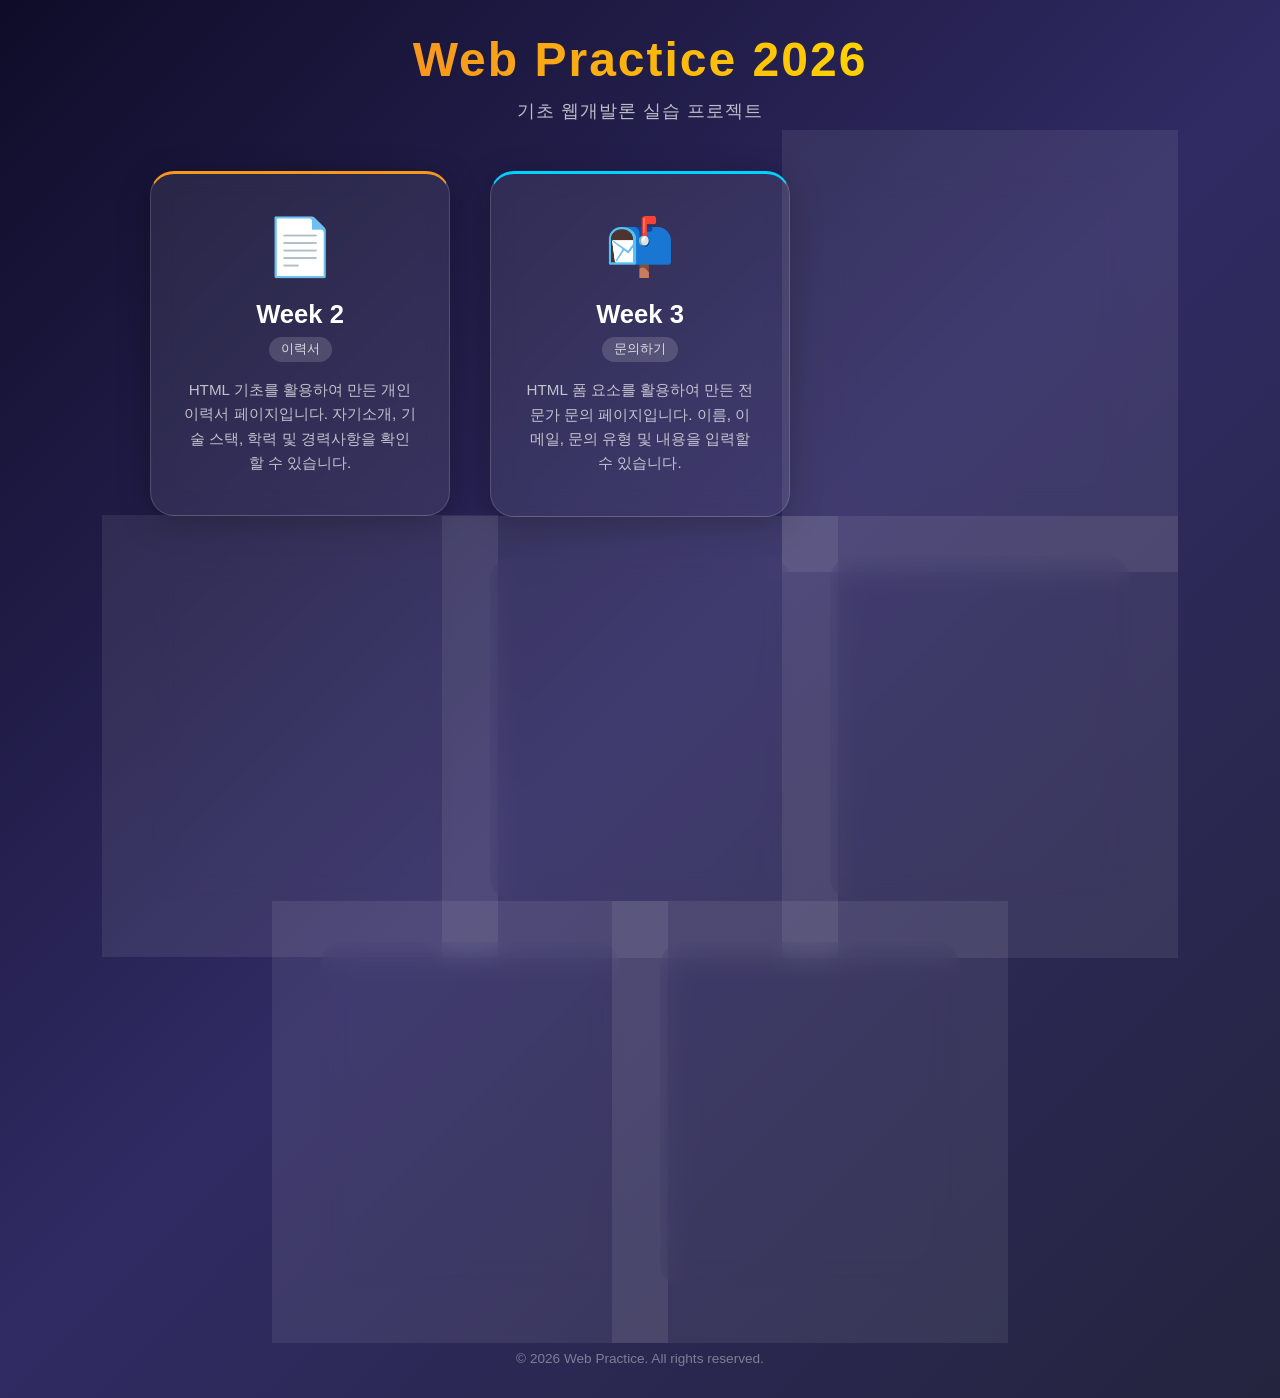
<file: index.html>
<!DOCTYPE html>
<html lang="ko">
<head>
    <meta charset="UTF-8">
    <meta name="viewport" content="width=device-width, initial-scale=1.0">
    <title>Web Practice 2026</title>
    <style>
        * {
            margin: 0;
            padding: 0;
            box-sizing: border-box;
        }

        body {
            font-family: 'Segoe UI', 'Noto Sans KR', Tahoma, Geneva, Verdana, sans-serif;
            background: linear-gradient(135deg, #0f0c29, #302b63, #24243e);
            min-height: 100vh;
            display: flex;
            flex-direction: column;
            align-items: center;
            justify-content: center;
            color: #fff;
            padding: 2rem;
        }

        header {
            text-align: center;
            margin-bottom: 3rem;
        }

        header h1 {
            font-size: 3rem;
            font-weight: 700;
            background: linear-gradient(90deg, #f7971e, #ffd200);
            -webkit-background-clip: text;
            -webkit-text-fill-color: transparent;
            background-clip: text;
            letter-spacing: 2px;
        }

        header p {
            margin-top: 0.75rem;
            font-size: 1.1rem;
            color: rgba(255, 255, 255, 0.7);
            letter-spacing: 1px;
        }

        .card-container {
            display: flex;
            gap: 2.5rem;
            flex-wrap: wrap;
            justify-content: center;
        }

        .card {
            background: rgba(255, 255, 255, 0.08);
            backdrop-filter: blur(12px);
            -webkit-backdrop-filter: blur(12px);
            border: 1px solid rgba(255, 255, 255, 0.15);
            border-radius: 24px;
            padding: 2.5rem 2rem;
            width: 300px;
            text-align: center;
            text-decoration: none;
            color: #fff;
            transition: transform 0.3s ease, box-shadow 0.3s ease, border-color 0.3s ease;
            box-shadow: 0 8px 32px rgba(0, 0, 0, 0.3);
        }

        .card:hover {
            transform: translateY(-12px);
            box-shadow: 0 16px 48px rgba(0, 0, 0, 0.5);
            border-color: rgba(255, 255, 255, 0.4);
        }

        .card .icon {
            font-size: 3.5rem;
            margin-bottom: 1.25rem;
        }

        .card h2 {
            font-size: 1.6rem;
            font-weight: 600;
            margin-bottom: 0.5rem;
        }

        .card .badge {
            display: inline-block;
            background: rgba(255, 255, 255, 0.15);
            padding: 0.25rem 0.75rem;
            border-radius: 999px;
            font-size: 0.8rem;
            color: rgba(255, 255, 255, 0.8);
            margin-bottom: 1rem;
        }

        .card p {
            font-size: 0.95rem;
            color: rgba(255, 255, 255, 0.7);
            line-height: 1.6;
        }

        .card:nth-child(1) {
            border-top: 3px solid #f7971e;
        }

        .card:nth-child(2) {
            border-top: 3px solid #00d2ff;
        }

        .card:nth-child(3) {
            border-top: 3px solid #a855f7;
        }

        .card:nth-child(4) {
            border-top: 3px solid #22c55e;
        }

        .card:nth-child(5) {
            border-top: 3px solid #f43f5e;
        }

        .card:nth-child(6) {
            border-top: 3px solid #3b82f6;
        }

        .card:nth-child(7) {
            border-top: 3px solid #8b5cf6;
        }

        .card:nth-child(8) {
            border-top: 3px solid #ea580c;
        }

        footer {
            margin-top: 4rem;
            font-size: 0.85rem;
            color: rgba(255, 255, 255, 0.4);
        }
    </style>
</head>
<body>
    <header>
        <h1>Web Practice 2026</h1>
        <p>기초 웹개발론 실습 프로젝트</p>
    </header>

    <div class="card-container">
        <a href="week2/" class="card">
            <div class="icon">📄</div>
            <h2>Week 2</h2>
            <span class="badge">이력서</span>
            <p>HTML 기초를 활용하여 만든 개인 이력서 페이지입니다. 자기소개, 기술 스택, 학력 및 경력사항을 확인할 수 있습니다.</p>
        </a>

        <a href="week3/" class="card">
            <div class="icon">📬</div>
            <h2>Week 3</h2>
            <span class="badge">문의하기</span>
            <p>HTML 폼 요소를 활용하여 만든 전문가 문의 페이지입니다. 이름, 이메일, 문의 유형 및 내용을 입력할 수 있습니다.</p>
        </a>

        <a href="week4/" class="card">
            <div class="icon">🪪</div>
            <h2>Week 4</h2>
            <span class="badge">프로필 카드</span>
            <p>Internal Style Sheet와 구글 웹 폰트를 활용하여 만든 프로필 카드 페이지입니다. CSS 선택자로 꾸민 자기소개 섹션을 확인할 수 있습니다.</p>
        </a>

        <a href="week5/" class="card">
            <div class="icon">🛍️</div>
            <h2>Week 5</h2>
            <span class="badge">미니샵</span>
            <p>External Style Sheet로 완성한 의류 브랜드 쇼핑 페이지입니다. sticky 헤더, 배너, 상품 그리드 레이아웃을 확인할 수 있습니다.</p>
        </a>

        <a href="week7/" class="card">
            <div class="icon">✨</div>
            <h2>Week 7</h2>
            <span class="badge">카드 컬렉션</span>
            <p>transform · transition · animation을 활용하여 만든 카드 컬렉션 페이지입니다. 호버 효과와 로딩 스피너를 확인할 수 있습니다.</p>
        </a>

        <a href="week8/" class="card">
            <div class="icon">🏝️</div>
            <h2>Week 8</h2>
            <span class="badge">제주 여행지</span>
            <p>flex · grid 레이아웃과 미디어 쿼리, 다크 모드까지 적용한 제주 여행지 소개 페이지입니다. 반응형 카드 그리드를 확인할 수 있습니다.</p>
        </a>

        <a href="week9/" class="card">
            <div class="icon">💬</div>
            <h2>Week 9</h2>
            <span class="badge">폼 · 모달</span>
            <p>폼 요소와 콤보박스, 모달을 활용한 실습 페이지입니다. 입력 폼과 선택 상자, 모달 창 동작을 확인할 수 있습니다.</p>
        </a>

        <a href="week10/" class="card">
            <div class="icon">🍔</div>
            <h2>Week 10</h2>
            <span class="badge">햄버거 · 다크모드</span>
            <p>햄버거 메뉴와 다크 모드 버튼을 구현한 실습 페이지입니다. 반응형 내비게이션과 테마 전환 기능을 확인할 수 있습니다.</p>
        </a>
    </div>

    <footer>
        &copy; 2026 Web Practice. All rights reserved.
    </footer>
</body>
</html>
</file>
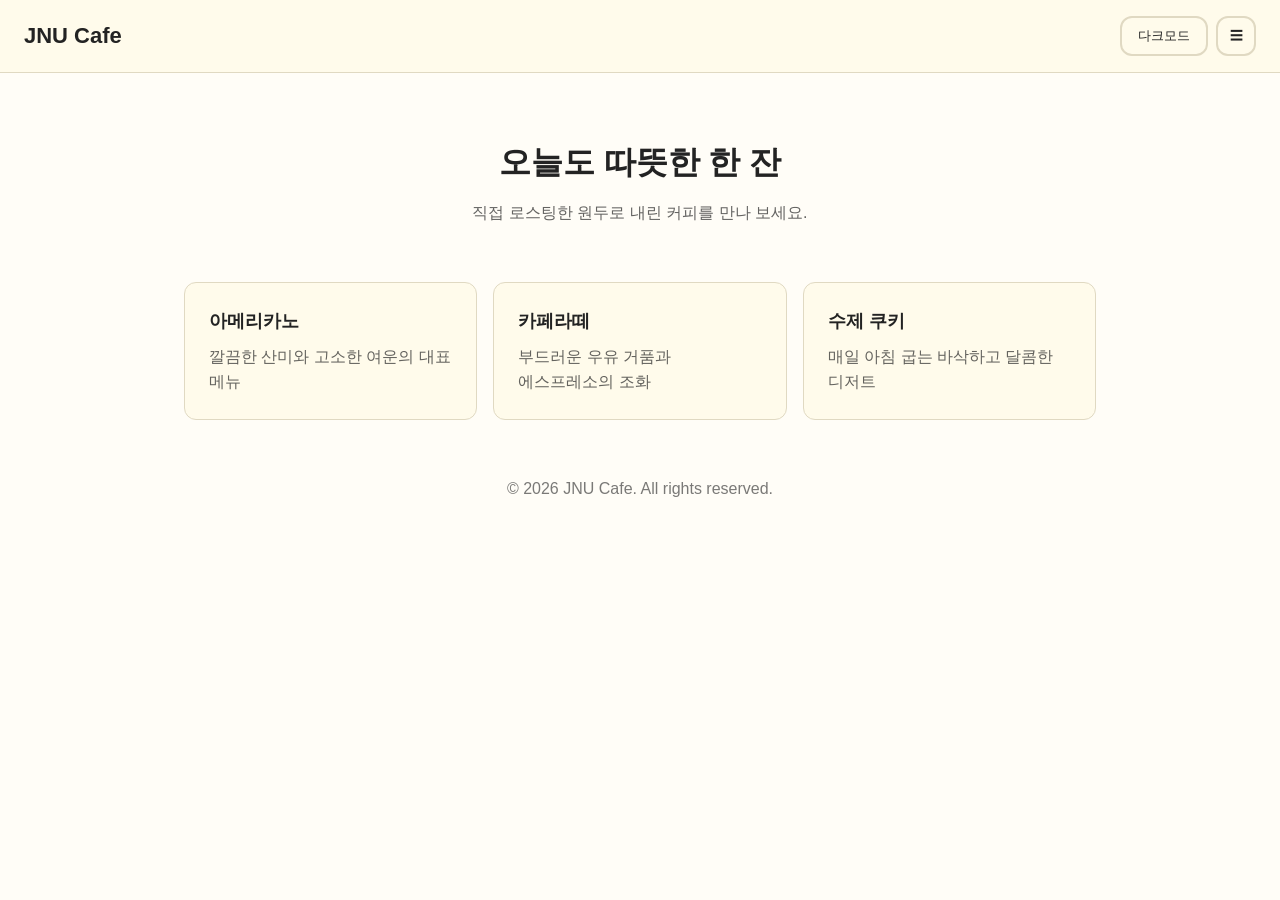
<file: week10/index.html>
<!DOCTYPE html>
<html lang="ko">

<head>
    <meta charset="UTF-8">
    <meta name="viewport" content="width=device-width, initial-scale=1.0">
    <title>10주차 실습 미션 - 햄버거 메뉴 · 다크모드 버튼</title>

    <style>
        /* ===== 기본 스타일 (수정 금지) ===== */
        * {
            margin: 0;
            padding: 0;
            box-sizing: border-box;
        }

        body {
            font-family: 'Noto Sans KR', sans-serif;
            line-height: 1.6;
            word-break: keep-all;
            background: var(--bg);
            color: var(--text);
        }

        ul {
            list-style: none;
        }

        a {
            color: inherit;
            text-decoration: none;
        }

        .header {
            display: flex;
            flex-wrap: wrap;
            align-items: center;
            justify-content: space-between;
            padding: 16px 24px;
            background: var(--card);
            border-bottom: 1px solid var(--border);
        }

        .logo {
            font-size: 22px;
            font-weight: 700;
        }

        .header-right {
            display: flex;
            align-items: center;
            gap: 8px;
        }

        .gnb {
            flex-basis: 100%;
        }

        .hero {
            padding: 64px 24px 32px;
            text-align: center;
        }

        .hero h1 {
            font-size: 32px;
            margin-bottom: 12px;
        }

        .hero p {
            opacity: 0.7;
        }

        .card-list {
            display: grid;
            grid-template-columns: repeat(auto-fit, minmax(240px, 1fr));
            gap: 16px;
            max-width: 960px;
            margin: 0 auto;
            padding: 24px;
        }

        .card {
            padding: 24px;
            background: var(--card);
            border: 1px solid var(--border);
            border-radius: 12px;
        }

        .card h2 {
            font-size: 18px;
            margin-bottom: 8px;
        }

        .card p {
            opacity: 0.7;
        }

        .footer {
            padding: 32px 24px;
            text-align: center;
            opacity: 0.6;
        }


        /* ===== 여기부터 실습 과제 작성 ===== */

        /* [미션 1-2] 햄버거 메뉴 CSS
       - .menu-btn : 메뉴 버튼 스타일
       - .gnb : 평소에는 숨김
       - .gnb.open : open 클래스가 붙으면 표시 */
        .menu-btn {
            width: 40px;
            height: 40px;
        }

        .gnb {        
            display: none;
            position: absolute;
            top: 64px;
            right: 24px;
            padding: 16px;
            text-align: end;
            background-color: var(--card);
            border: 1px solid var(--border);
            box-shadow: 0 4px 8px var(--shadow);
            border-radius: 16px;
        }

        .gnb > ul {
            display: flex;
            flex-direction: column;
            gap: 8px;
        }

        .gnb.open {
            display: block;
        }

        /* [미션 2-2] 다크모드 CSS
       - :root : 변수 정의 (--bg, --card, --text, --border) 라이트 색상
       - body.dark-mode : 같은 변수의 다크 색상으로 덮어쓰기
       - .theme-btn : 다크모드 버튼 스타일 */
        :root {
            --bg: #fffdf7;
            --card: #fffbeb;
            --text: #232323;
            --border: #e0d9c2;

            /* 꾸미기용 그림자 색상 변수 정의 */
            --shadow: rgba(0, 0, 0, 0.1);
        }

        body.dark-mode {
            --bg: #232323;
            --card: #2c2c2c;
            --text: #fffdf7;
            --border: #4d4d4d;

            /* 꾸미기용 그림자 색상 변수 정의 */
            --shadow: rgba(185, 185, 185, 0.1);
        }

        .theme-btn {
            height: 40px;
            padding-inline: 16px;
        }

        /* 버튼 공통 스타일 작성 */
        button {
            position: relative;
            cursor: pointer;
            border: 2px solid var(--border);
            border-radius: 12px;
            background: transparent;
            color: var(--text);
        }
    </style>
</head>

<body>

    <header class="header">
        <a class="logo" href="#">JNU Cafe</a>

        <div class="header-right">
            <!-- [미션 2-1] 다크모드 버튼 HTML (class="theme-btn", 문구: 다크모드) -->
            <button class="theme-btn accent">다크모드</button>

            <!-- [미션 1-1] 햄버거 메뉴 버튼 HTML (class="menu-btn", 문구: ☰ 문자를 복사해서 사용) -->
            <button class="menu-btn">☰</button>
        </div>

        <!-- [미션 1-1] 메뉴 nav HTML (class="gnb", 메뉴 4개: 홈 · 메뉴 · 매장 안내 · 문의) -->
        <nav class="gnb">
            <ul>
                <li>홈</li>
                <li>메뉴</li>
                <li>매장 안내</li>
                <li>문의</li>
            </ul>
        </nav>
    </header>

    <main>
        <section class="hero">
            <h1>오늘도 따뜻한 한 잔</h1>
            <p>직접 로스팅한 원두로 내린 커피를 만나 보세요.</p>
        </section>

        <section class="card-list">
            <article class="card">
                <h2>아메리카노</h2>
                <p>깔끔한 산미와 고소한 여운의 대표 메뉴</p>
            </article>
            <article class="card">
                <h2>카페라떼</h2>
                <p>부드러운 우유 거품과 에스프레소의 조화</p>
            </article>
            <article class="card">
                <h2>수제 쿠키</h2>
                <p>매일 아침 굽는 바삭하고 달콤한 디저트</p>
            </article>
        </section>
    </main>

    <footer class="footer">
        <p>&copy; 2026 JNU Cafe. All rights reserved.</p>
    </footer>


    <script>
        /* ===== 여기부터 실습 과제 작성 ===== */

        /* [미션 1-3] 햄버거 메뉴 JS
           - 메뉴 버튼과 .gnb 요소를 변수에 저장
           - 버튼을 클릭하면 .gnb 에 open 클래스 켜기/끄기 */
        const menuBtn = document.querySelector('.menu-btn');
        const gnb = document.querySelector('.gnb');

        menuBtn.addEventListener('click', () => {
            gnb.classList.toggle('open');
        });

        /* [미션 2-3] 다크모드 버튼 JS
           - 다크모드 버튼을 변수에 저장
           - 버튼을 클릭하면 body 에 dark-mode 클래스 켜기/끄기
           - 현재 모드에 맞게 버튼 문구 바꾸기 (다크모드 ↔ 라이트모드) */
        const themeBtn = document.querySelector('.theme-btn');
        themeBtn.addEventListener('click', () => {
            document.body.classList.toggle('dark-mode');
            if (document.body.classList.contains('dark-mode')) {
                themeBtn.textContent = '라이트모드';
            } else {
                themeBtn.textContent = '다크모드';
            }
        });
    </script>
</body>

</html>
</file>
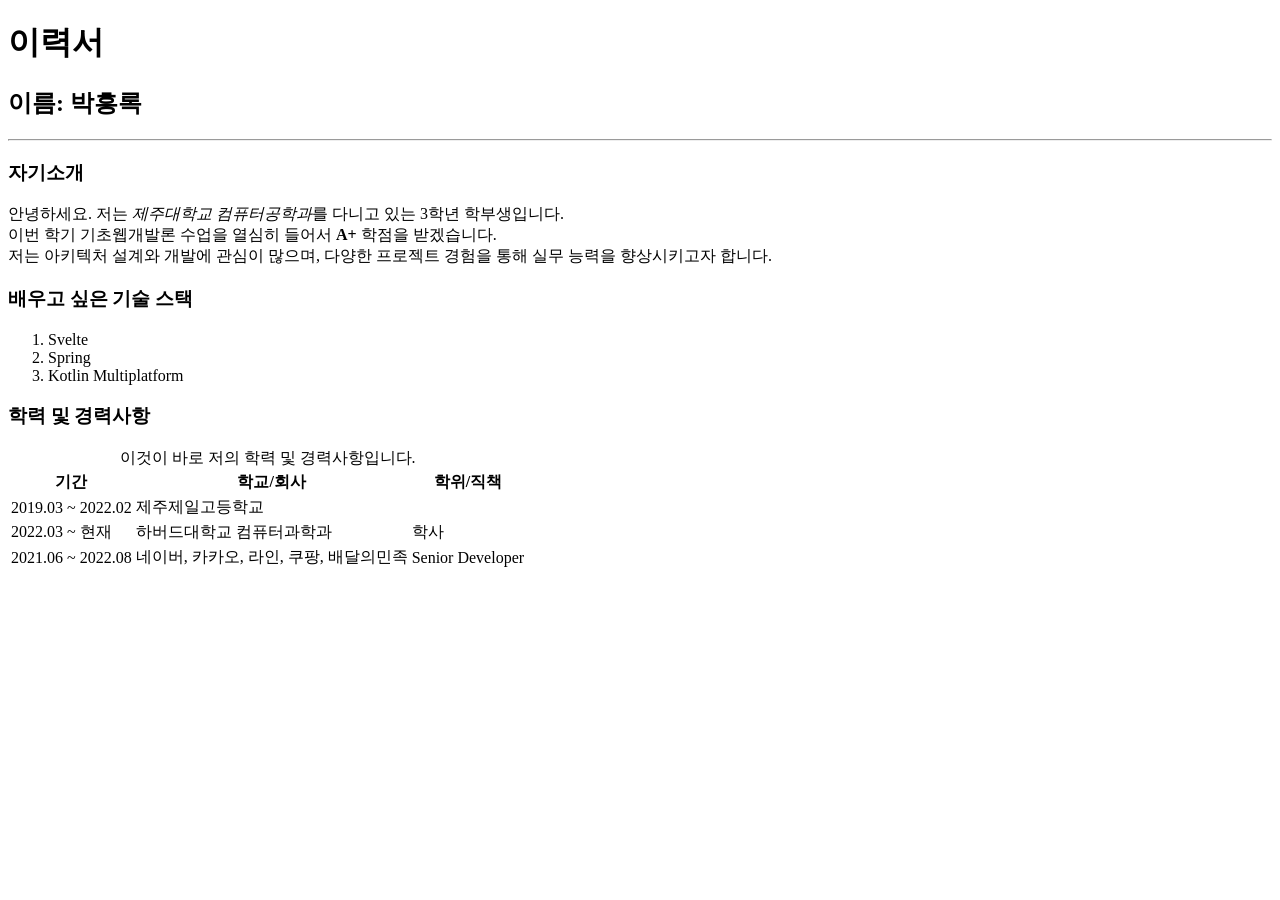
<file: week2/index.html>
<!DOCTYPE html>
<html lang="en">
<head>
    <meta charset="UTF-8">
    <meta name="viewport" content="width=device-width, initial-scale=1.0">
    <title>이력서</title>
</head>
<body>
    <h1>이력서</h1>
    <h2>이름: 박흥록</h2>
    <hr>

    <h3>자기소개</h3>
    <p>
        안녕하세요. 저는 <em>제주대학교 컴퓨터공학과</em>를 다니고 있는 3학년 학부생입니다.<br>
        이번 학기 기초웹개발론 수업을 열심히 들어서 <strong>A+</strong> 학점을 받겠습니다.<br>
        저는 아키텍처 설계와 개발에 관심이 많으며, 다양한 프로젝트 경험을 통해 실무 능력을 향상시키고자 합니다.
    </p>

    <h3>배우고 싶은 기술 스택</h3>
    <ol>
        <li>Svelte</li>
        <li>Spring</li>
        <li>Kotlin Multiplatform</li>
    </ol>

    <h3>학력 및 경력사항</h3>
    <table>
        <caption>이것이 바로 저의 학력 및 경력사항입니다.</caption>
        <thead>
            <tr>
                <th>기간</th>
                <th>학교/회사</th>
                <th>학위/직책</th>
            </tr>
        </thead>
        <tbody>
            <tr>
                <td>2019.03 ~ 2022.02</td>
                <td>제주제일고등학교</td>
                <td></td>
            </tr>
            <tr>
                <td>2022.03 ~ 현재</td>
                <td>하버드대학교 컴퓨터과학과</td>
                <td>학사</td>
            </tr>
            <tr>
                <td>2021.06 ~ 2022.08</td>
                <td>네이버, 카카오, 라인, 쿠팡, 배달의민족</td>
                <td>Senior Developer</td>
            </tr>
        </tbody>
    </table>
</body>
</html>
</file>
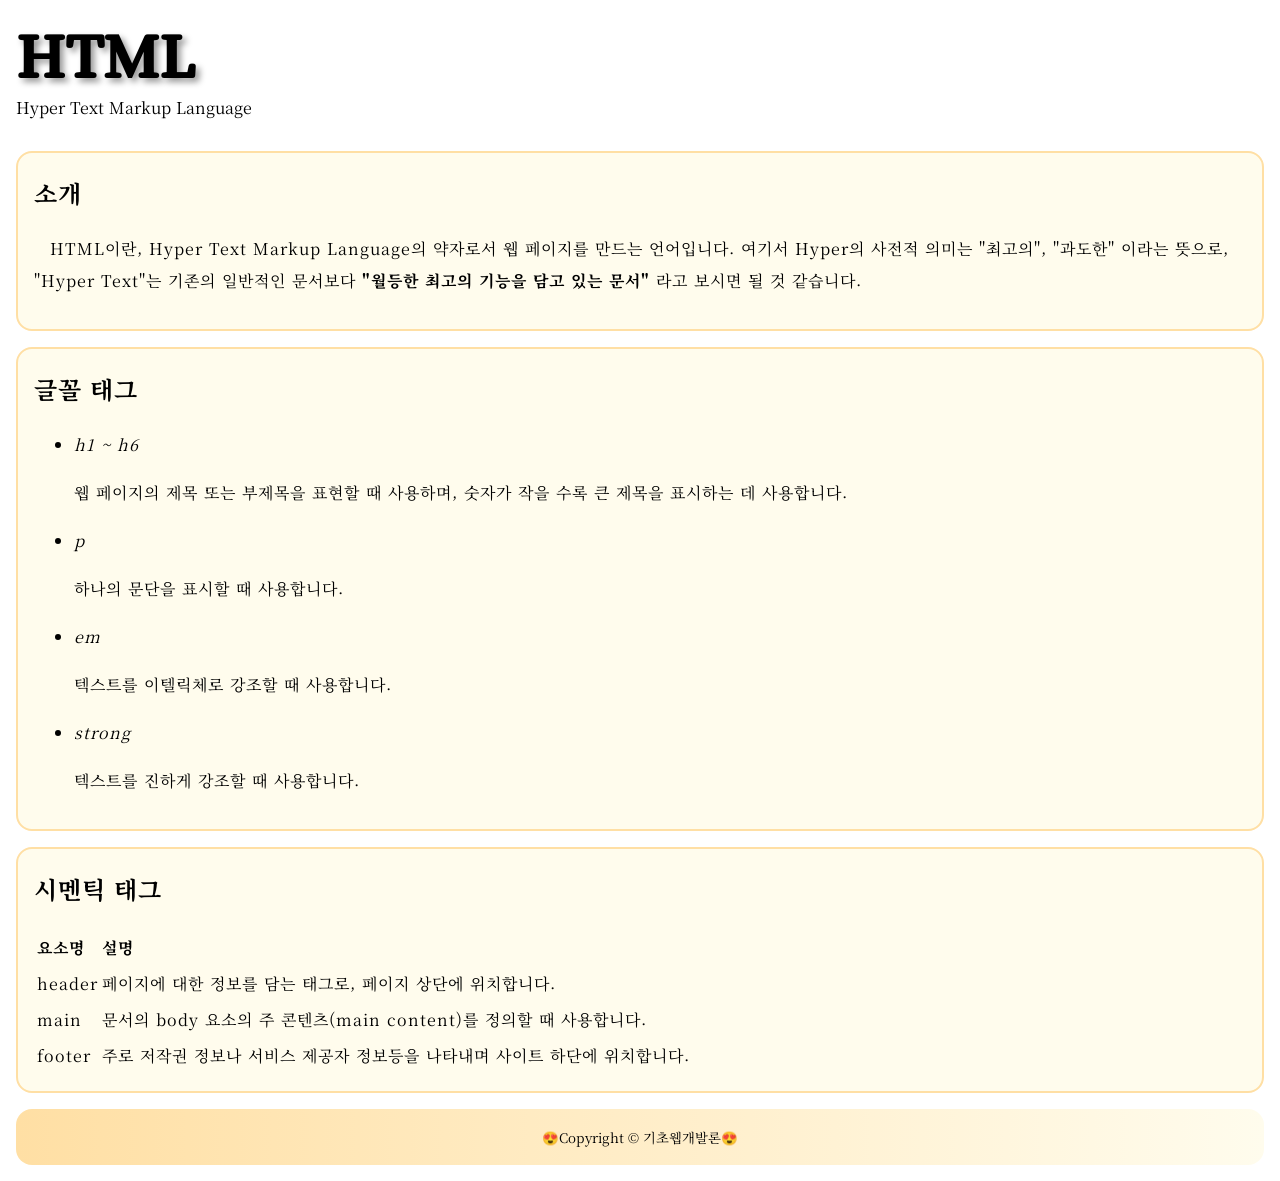
<file: week4/index.html>
<!doctype html>
<html lang="ko">

<head>
    <meta charset="UTF-8">
    <meta name="viewport" content="width=device-width, initial-scale=1.0">
    <title>나만의 프로필 카드 - Week 4</title>

    <!-- 🔽 여기에 구글 웹 폰트 <link> 태그를 추가하세요 -->
    <style>
        @import url('https://fonts.googleapis.com/css2?family=Noto+Serif+KR:wght@500&family=Song+Myung&display=swap');
    </style>

    <!-- 🔽 여기에 Internal Style Sheet(<style> 태그)를 작성하세요 -->
    <style>
        body {
            margin: 16px;
            font-family: 'Noto Serif KR', serif;
        }

        header {
            margin-bottom: 32px;
        }

        .header__title {
            margin-block: 0;
            text-shadow: 4px 4px 6px rgba(0, 0, 0, 0.4);
            font-family: 'Song Myung', serif;
            font-size: 64px;
        }

        section {
            padding: 16px;
            border: 2px solid rgb(255, 223, 164);
            margin-bottom: 16px;
            letter-spacing: 1px;
            line-height: 2;
            border-radius: 16px;
            background-color: rgb(255, 252, 237);
        }

        section > p {
            text-indent: 1em;
        }
        
        .section__title {
            margin-top: 0;
            margin-bottom: 16px;

        }

        table {
            text-align: left;
        }

        footer {
            display: flex;
            height: 56px;
            background: linear-gradient(to right, rgb(255, 223, 164), rgb(255, 252, 237));
            border-radius: 16px;
            justify-content: center;
            align-items: center;
        }

        footer > small::before, footer > small::after {
            content: "😍";
        }

        footer > small {
            width: 300px;
            text-align: center;
        }
    </style>
</head>

<body>
    <header>
        <h1 class="header__title">HTML</h1>
        <span class="header__subtitle">Hyper Text Markup Language</span>
    </header>

    <main>
        <section>
            <h2 class="section__title">소개</h2>
            <p>
                HTML이란, Hyper Text Markup Language의 약자로서 웹 페이지를 만드는
                언어입니다. 여기서 Hyper의 사전적 의미는 "최고의", "과도한" 이라는
                뜻으로, "Hyper Text"는 기존의 일반적인 문서보다
                <strong>"월등한 최고의 기능을 담고 있는 문서"</strong> 라고 보시면 될
                것 같습니다.
            </p>
        </section>

        <section>
            <h2 class="section__title">글꼴 태그</h2>
            <ul>
                <li>
                    <em>h1 ~ h6</em>
                    <p>
                        웹 페이지의 제목 또는 부제목을 표현할 때 사용하며, 숫자가 작을
                        수록 큰 제목을 표시하는 데 사용합니다.
                    </p>
                </li>
                <li>
                    <em>p</em>
                    <p>하나의 문단을 표시할 때 사용합니다.</p>
                </li>
                <li>
                    <em>em</em>
                    <p>텍스트를 이텔릭체로 강조할 때 사용합니다.</p>
                </li>
                <li>
                    <em>strong</em>
                    <p>텍스트를 진하게 강조할 때 사용합니다.</p>
                </li>
            </ul>
        </section>

        <section>
            <h2 class="section__title">시멘틱 태그</h2>
            <table>
                <thead>
                    <tr>
                        <th>요소명</th>
                        <th>설명</th>
                    </tr>
                </thead>
                <tbody>
                    <tr>
                        <td>header</td>
                        <td>
                            페이지에 대한 정보를 담는 태그로, 페이지 상단에 위치합니다.
                        </td>
                    </tr>
                    <tr>
                        <td>main</td>
                        <td>
                            문서의 body 요소의 주 콘텐츠(main content)를 정의할 때
                            사용합니다.
                        </td>
                    </tr>
                    <tr>
                        <td>footer</td>
                        <td>
                            주로 저작권 정보나 서비스 제공자 정보등을 나타내며 사이트 하단에
                            위치합니다.
                        </td>
                    </tr>
                </tbody>
            </table>
        </section>
    </main>

    <footer>
        <small>Copyright &copy; 기초웹개발론</small>
    </footer>
</body>

</html>
</file>
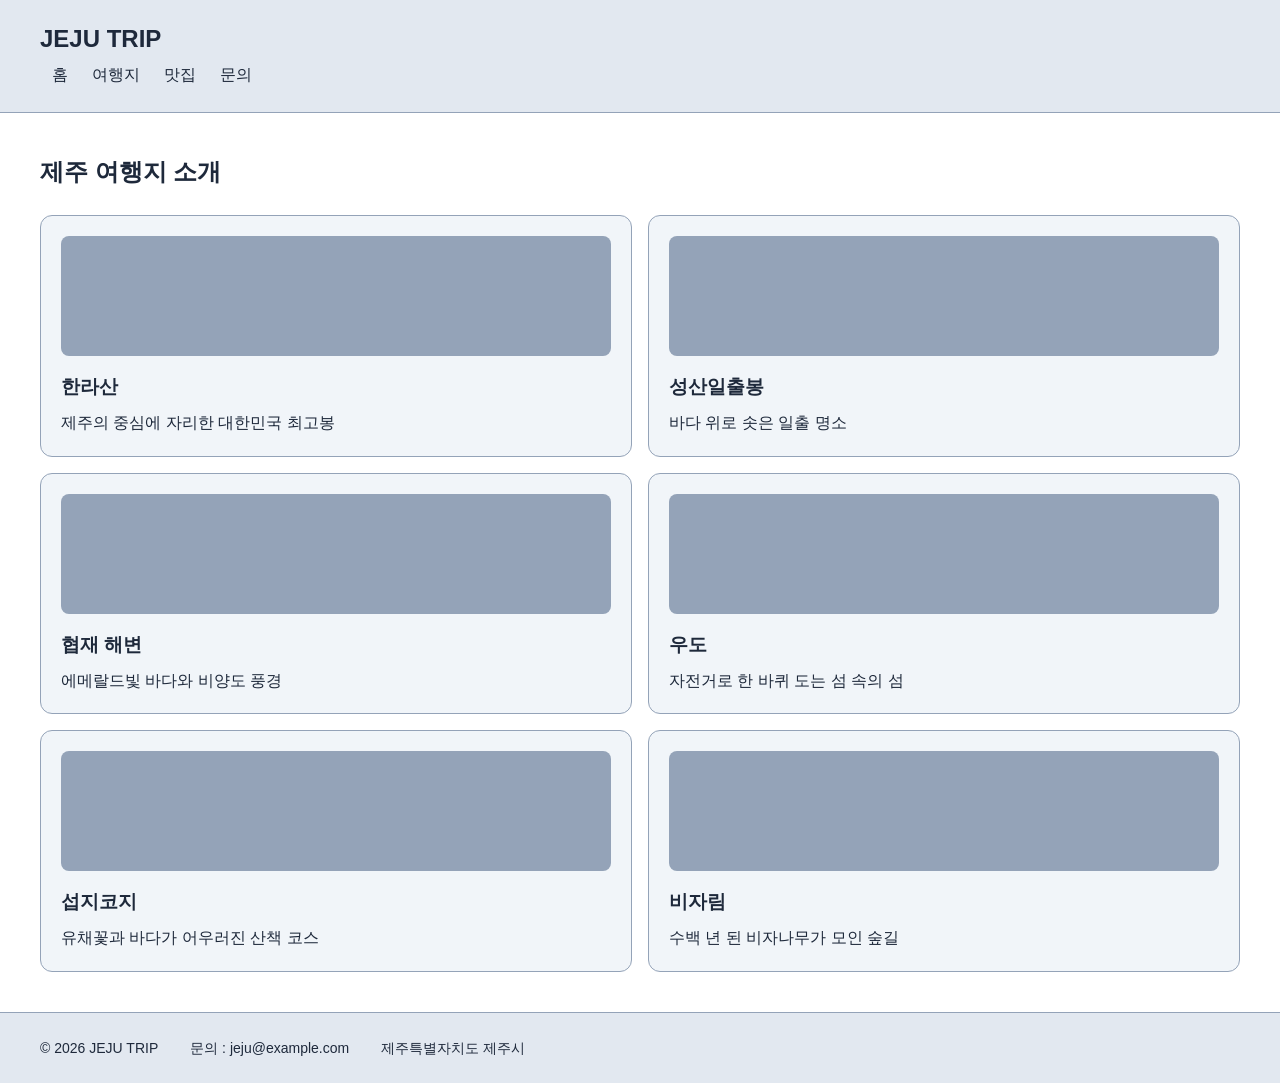
<file: week8/index.html>
<!DOCTYPE html>
<html lang="ko">
<head>
  <meta charset="UTF-8">
  <!-- [viewport] 여기에 viewport 메타 태그를 선언하세요 -->
  <meta name="viewport" content="width=device-width, initial-scale=1.0">

  <title>제주 여행지 소개</title>

  <style>
    /* ============================================================
        기본 스타일 - 이 영역은 수정하지 않습니다
       ============================================================ */
    * { margin: 0; padding: 0; box-sizing: border-box; }

    body {
      font-family: "Noto Sans KR", "Malgun Gothic", sans-serif;
      font-size: 16px;
      line-height: 1.6;
    }

    header {
      padding: 20px 40px;
      border-bottom: 1px solid #94a3b8;
    }
    .logo { font-size: 24px; }
    .menu { list-style: none; }
    .menu li { padding: 4px 12px; }
    .menu a { color: inherit; text-decoration: none; }

    main { padding: 40px; }
    main h2 { margin-bottom: 24px; }

    .card-list { list-style: none; }
    .card {
      padding: 20px;
      border: 1px solid #94a3b8;
      border-radius: 12px;
    }
    .thumb {
      height: 120px;
      margin-bottom: 16px;
      border-radius: 8px;
      background: #94a3b8;
    }
    .card h3 { margin-bottom: 8px; }

    footer {
      padding: 24px 40px;
      border-top: 1px solid #94a3b8;
      font-size: 14px;
    }


    /* ============================================================
        여기부터 실습 과제 작성 ( 적용 값은 JNUclass 과제 안내 확인 )
      ============================================================ */

    /* [flex 레이아웃] body, main */
    body {
      height: 100vh;
      display: flex;
      flex-direction: column;
    }

    main {
      flex: 1;
    }

    /* [PC 기준] GNB ( .menu ), 카드 그리드 ( .card-list ), 푸터 ( footer ) */
    .menu {
      display: flex;
      flex-direction: row;
      font-size: 18px;
    }

    .card-list {
      display: grid;
      grid-template-columns: repeat(3, 1fr);
      gap: 16px;
    }

    footer {
      display: flex;
      flex-direction: row;
      gap: 32px;
    }

    /* [태블릿] 미디어 쿼리 (중단점) 및 디자인 적용 */
    @media (max-width: 1439px) {
      .menu {
        font-size: 16px;
      }

      .card-list {
        grid-template-columns: repeat(2, 1fr);
      }
    }

    /* [모바일] 미디어 쿼리 (중단점) 및 디자인 적용 */
    @media (max-width: 767px) {
      .menu {
        flex-direction: column;
        font-size: 14px;
      }

      .card-list {
        grid-template-columns: 1fr;
      }

      footer {
        flex-direction: column;
        gap: initial;
      }
    }

    /* [다크모드] 미디어 쿼리 및 CSS 변수 방식 적용 */
    body {
      background: white;
      color: #1e293b;
    }

    header, footer {
      background: #e2e8f0;
    }

    .card {
      background: #f1f5f9;
    }

    @media (prefers-color-scheme: dark) {
      body {
        background: #0f172a;
        color: #e2e8f0;
      }

      header, footer {
        background: #334155;
      }

      .card {
        background: #1e293b;
      }
    }
  </style>
</head>
<body>

  <header>
    <h1 class="logo">JEJU TRIP</h1>
    <nav>
      <ul class="menu">
        <li><a href="#">홈</a></li>
        <li><a href="#">여행지</a></li>
        <li><a href="#">맛집</a></li>
        <li><a href="#">문의</a></li>
      </ul>
    </nav>
  </header>

  <main>
    <h2>제주 여행지 소개</h2>
    <ul class="card-list">
      <li class="card">
        <div class="thumb"></div>
        <h3>한라산</h3>
        <p>제주의 중심에 자리한 대한민국 최고봉</p>
      </li>
      <li class="card">
        <div class="thumb"></div>
        <h3>성산일출봉</h3>
        <p>바다 위로 솟은 일출 명소</p>
      </li>
      <li class="card">
        <div class="thumb"></div>
        <h3>협재 해변</h3>
        <p>에메랄드빛 바다와 비양도 풍경</p>
      </li>
      <li class="card">
        <div class="thumb"></div>
        <h3>우도</h3>
        <p>자전거로 한 바퀴 도는 섬 속의 섬</p>
      </li>
      <li class="card">
        <div class="thumb"></div>
        <h3>섭지코지</h3>
        <p>유채꽃과 바다가 어우러진 산책 코스</p>
      </li>
      <li class="card">
        <div class="thumb"></div>
        <h3>비자림</h3>
        <p>수백 년 된 비자나무가 모인 숲길</p>
      </li>
    </ul>
  </main>

  <footer>
    <p>© 2026 JEJU TRIP</p>
    <p>문의 : jeju@example.com</p>
    <p>제주특별자치도 제주시</p>
  </footer>

</body>
</html>
</file>
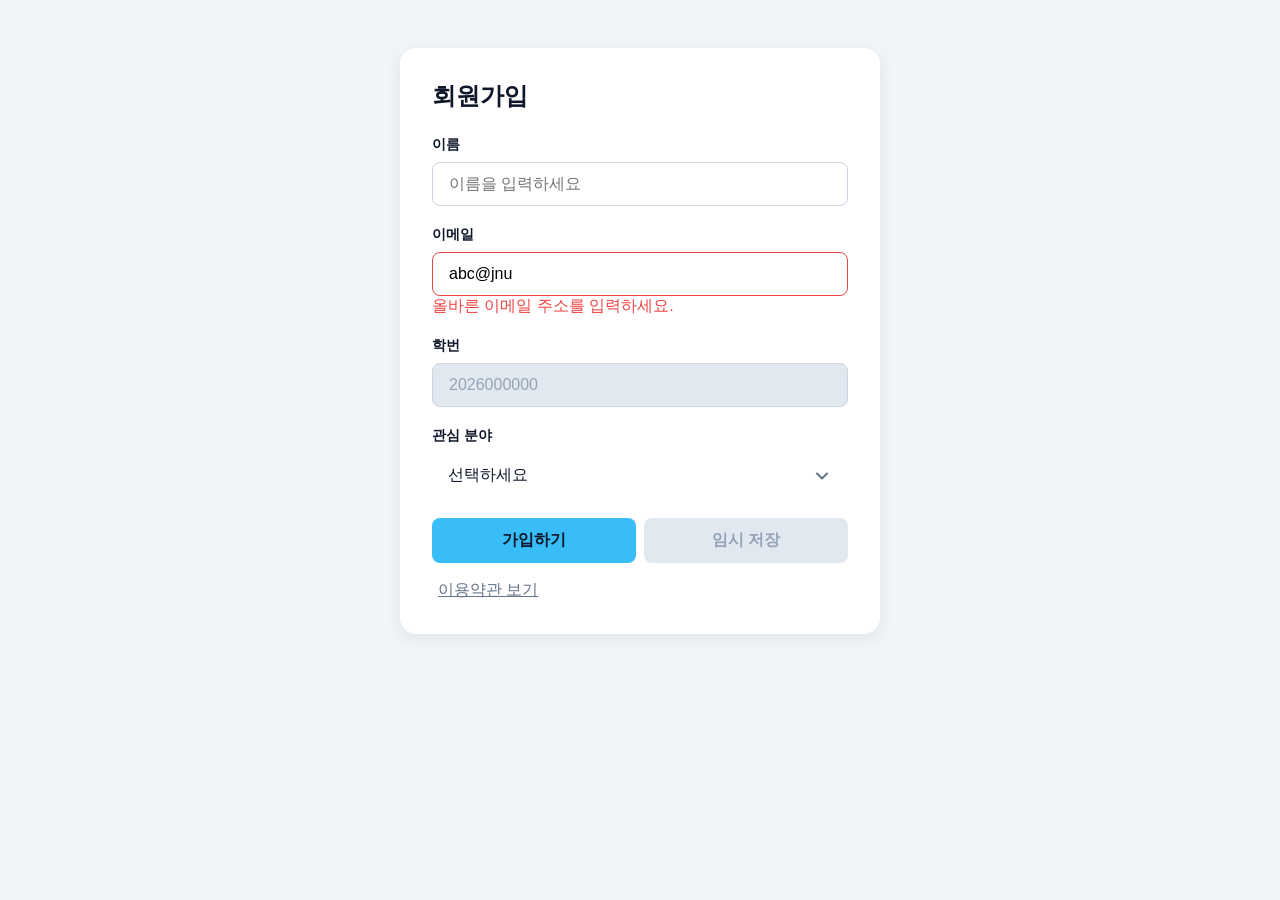
<file: week9/index.html>
<!DOCTYPE html>
<html lang="ko">

<head>
  <meta charset="UTF-8">
  <meta name="viewport" content="width=device-width, initial-scale=1.0">
  <title>9주차 실습 - 폼 · 콤보박스 · 모달</title>
  <style>
    /* ===== reset ===== */
    *,
    *::before,
    *::after {
      box-sizing: border-box;
    }

    body,
    h1,
    h2,
    p,
    ul {
      margin: 0;
      padding: 0;
    }

    ul {
      list-style: none;
    }

    button,
    input {
      font: inherit;
    }

    /* ===== 기본 레이아웃 (수정 금지) ===== */
    body {
      font-family: 'Noto Sans KR', sans-serif;
      background: #f1f5f9;
      color: #0f172a;
      padding: 48px 16px;
    }

    .container {
      max-width: 480px;
      margin: 0 auto;
      padding: 32px;
      background: #fff;
      border-radius: 16px;
      box-shadow: 0 4px 16px rgba(15, 23, 42, 0.08);
    }

    h1 {
      font-size: 24px;
      margin-bottom: 24px;
    }

    .field {
      margin-bottom: 20px;
    }

    .field label {
      display: block;
      margin-bottom: 8px;
      font-size: 14px;
      font-weight: 700;
    }

    input {
      width: 100%;
      padding: 12px 16px;
      border: 1px solid #cbd5e1;
      border-radius: 8px;
    }

    .btn-row {
      display: flex;
      gap: 8px;
      margin-top: 8px;
    }

    .btn {
      flex: 1;
      padding: 12px;
      border: none;
      border-radius: 8px;
      background: #38bdf8;
      color: #0f172a;
      font-weight: 700;
      cursor: pointer;
    }

    .link-btn {
      margin-top: 16px;
      border: none;
      background: none;
      color: #64748b;
      text-decoration: underline;
      cursor: pointer;
    }

    /* ===== 여기부터 실습 과제 작성 ===== */

    /* [미션 1] 인풋 상태 스타일 (:focus · :disabled · .error · 오류 문구 표시) */
    .msg {
      display: none;
      color: #ef4444;
    }

    input:focus {
      border-color: #333;
    }

    input:disabled {
      background: #e2e8f0;
      color: #94a3b8;
      cursor: not-allowed;
    }

    .error input {
      border-color: #ef4444;
    }

    .error .msg {
      display: block;
    }

    /* [미션 2] 버튼 상태 스타일 (:hover · :active · :disabled) */
    .btn:hover {
      background: #7dd3fc;
    }

    .btn:active {
      background: #0284c7;
    }

    .btn:disabled {
      background: #e2e8f0;
      color: #94a3b8;
      cursor: not-allowed;
    }

    /* [미션 3] 콤보박스 구조 · 목록 · 열림 상태 (relative · absolute 겹침 배치 · .open 목록 표시 · 화살표 회전) */
    .combo {
      position: relative;
    }

    .combo-btn {
      display: flex;
      justify-content: space-between;
      align-items: center;
      padding: 12px 16px;
    }

    .combo-list {
      display: none;
      position: absolute;
      top: 100%;
      left: 0;
      width: 100%;
      background: #fff;
      border: 1px solid #cbd5e1;
      z-index: 10;
    }

    .combo-list li:hover {
      background: #e0f2fe;
    }

    .combo.open .combo-list {
      display: block;
    }

    .combo.open .combo-btn img {
      transform: rotate(180deg);
    }

    /* [미션 4] 모달 딤드 · 박스 · 열림 상태 (position: fixed · flex 가운데 정렬 · .open 표시) */
    .modal {
      position: fixed;
      inset: 0;
      background: rgba(0, 0, 0, 0.6);
      display: flex;
      justify-content: center;
      align-items: center;
      z-index: 100;
    }

    .modal-box {
      position: relative;
      width: 90%;
      max-width: 480px;
      padding: 32px;
      background: #fff;
      border-radius: 16px;
    }

    .close {
      position: absolute;
      top: 16px;
      right: 16px;
    }

    .modal {
      display: none;
    }

    .modal.open {
      display: flex;
    }
  </style>
</head>

<body>
  <div class="container">
    <h1>회원가입</h1>

    <div class="field">
      <label for="name">이름</label>
      <input type="text" id="name" placeholder="이름을 입력하세요">
    </div>

    <!-- [미션 1] 이메일 field 에 error 클래스와 오류 문구(.msg) 추가 -->
    <div class="field error">
      <label for="email">이메일</label>
      <input type="email" id="email" value="abc@jnu">
      <p class="msg">올바른 이메일 주소를 입력하세요.</p>
    </div>

    <!-- [미션 1] 학번 input 에 disabled 속성 추가 -->
    <div class="field">
      <label for="student-id">학번</label>
      <input type="text" id="student-id" value="2026000000" disabled>
    </div>

    <div class="field">
      <label>관심 분야</label>
      <!-- [미션 3] 여기에 div 콤보박스 작성 (.combo > .combo-btn + ul.combo-list) -->
      <div class="combo ">
        <div class="combo-btn">
          선택하세요
          <img src="arrow.svg" alt="" aria-hidden="true">
        </div>
        <ul class="combo-list">
          <li>HTML</li>
          <li>CSS</li>
          <li>JavaScript</li>
        </ul>
      </div>
      <!-- 화살표는 arrow.svg 를 img 로 삽입 -->
      <!-- .combo 에 open 클래스를 붙여 열림 상태 확인, 제출 시엔 open 클래스 없는 상태로 제출 -->

    </div>

    <div class="btn-row">
      <button class="btn">가입하기</button>
      <!-- [미션 2] 임시 저장 버튼에 disabled 속성 추가 -->
      <button class="btn" disabled>임시 저장</button>
    </div>

    <button class="link-btn">이용약관 보기</button>
  </div>

  <!-- [미션 4] 여기에 모달 작성 (.modal > .modal-box > button.close + h2 + p) -->
  <!-- 닫기 아이콘은 close.svg 를 button.closed안에 img로 삽입 -->
  <!-- .modal 에 open 클래스를 붙여 열림 상태 확인, 제출 시엔 open 클래스 없는 상태로 제출 -->
  <div class="modal ">
    <div class="modal-box">
      <button class="close">
        <img src="close.svg" alt="" aria-hidden="true">
      </button>
      <h2>정말 가입하시겠습니까?</h2>
      <p>가입 시 가입 비용 10,000원이 청구됩니다.</p>
    </div>
  </div>

</body>

</html>
</file>
